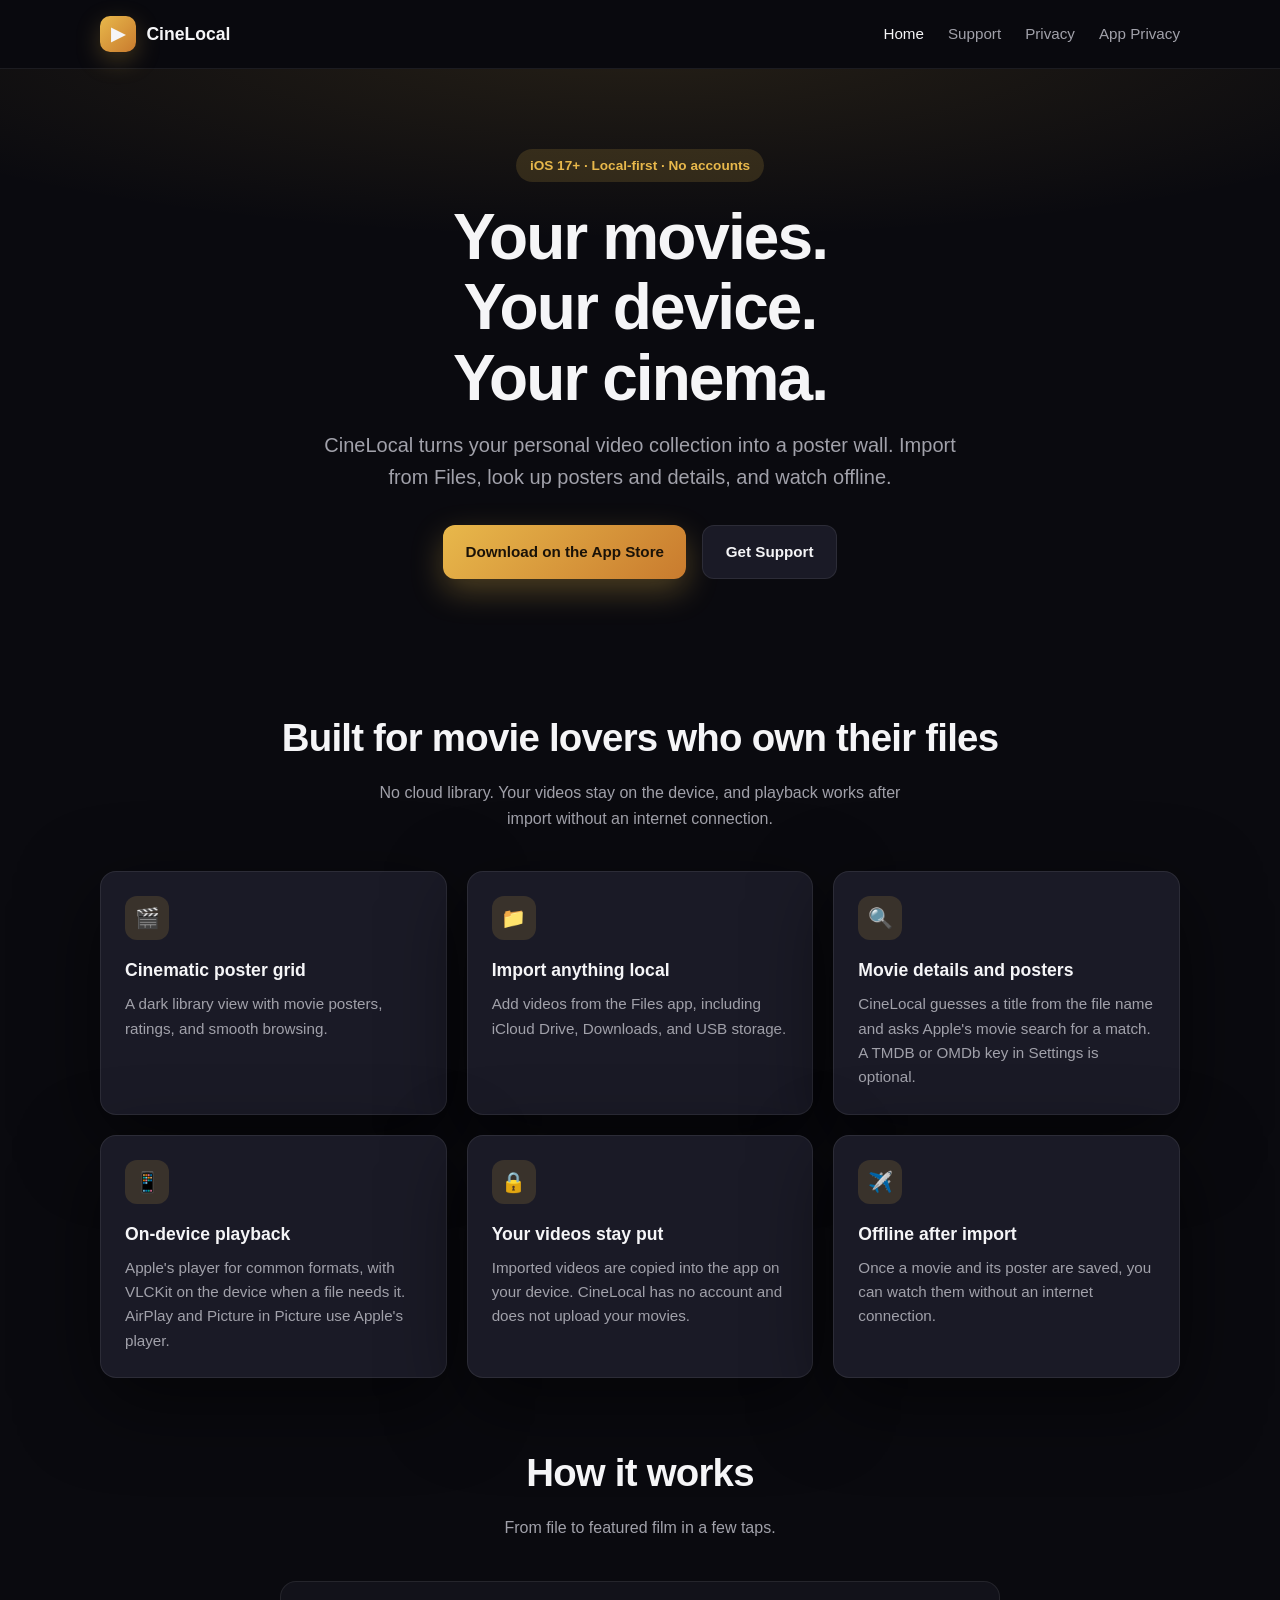
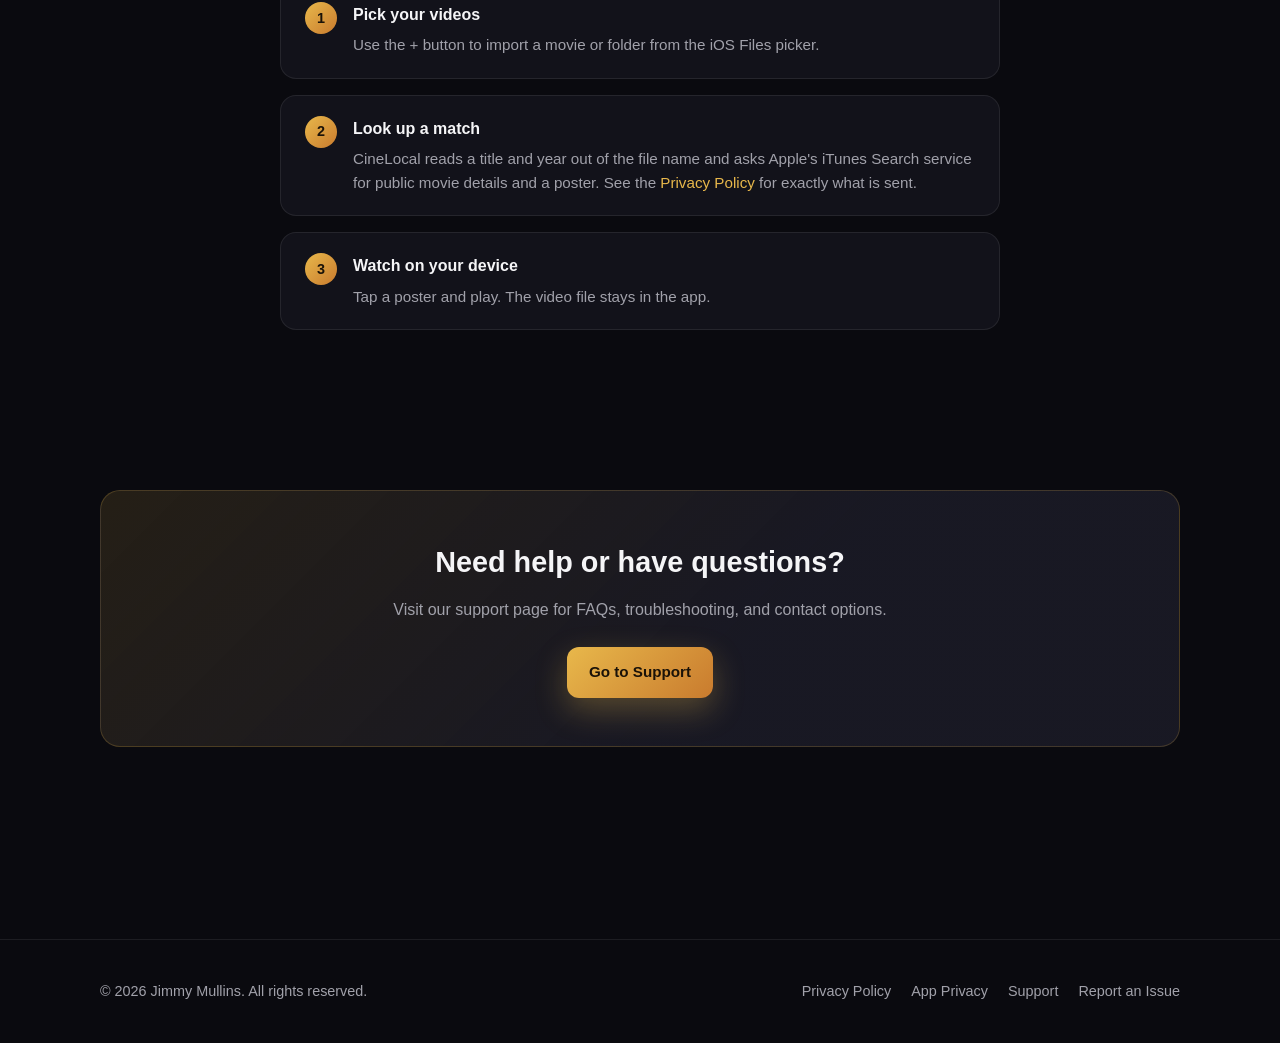
<file: index.html>
<!DOCTYPE html>
<html lang="en">
<head>
  <meta charset="UTF-8">
  <meta name="viewport" content="width=device-width, initial-scale=1.0">
  <meta name="description" content="CineLocal — your personal movie library on iPhone and iPad. Import local videos, look up posters and details, and watch offline.">
  <title>CineLocal — Your Personal Cinema</title>
  <link rel="stylesheet" href="styles.css">
</head>
<body>
  <header class="site-header">
    <div class="container">
      <a class="logo" href="index.html">
        <span class="logo-icon">▶</span>
        <span>CineLocal</span>
      </a>
      <nav class="nav">
        <a href="index.html" class="active">Home</a>
        <a href="support.html">Support</a>
        <a href="privacy.html">Privacy</a>
        <a href="app-privacy.html">App Privacy</a>
      </nav>
    </div>
  </header>

  <main>
    <section class="hero">
      <div class="container">
        <span class="hero-badge">iOS 17+ · Local-first · No accounts</span>
        <h1>Your movies.<br>Your device.<br>Your cinema.</h1>
        <p>
          CineLocal turns your personal video collection into a poster wall.
          Import from Files, look up posters and details, and watch offline.
        </p>
        <div class="hero-actions">
          <a class="btn btn-primary" href="https://apps.apple.com/us/app/cinelocal-movie-library/id6785275948" rel="noopener">Download on the App Store</a>
          <a class="btn btn-secondary" href="support.html">Get Support</a>
        </div>
      </div>
    </section>

    <section class="section">
      <div class="container">
        <div class="section-title">
          <h2>Built for movie lovers who own their files</h2>
          <p>No cloud library. Your videos stay on the device, and playback works after import without an internet connection.</p>
        </div>
        <div class="features">
          <article class="feature-card">
            <div class="feature-icon">🎬</div>
            <h3>Cinematic poster grid</h3>
            <p>A dark library view with movie posters, ratings, and smooth browsing.</p>
          </article>
          <article class="feature-card">
            <div class="feature-icon">📁</div>
            <h3>Import anything local</h3>
            <p>Add videos from the Files app, including iCloud Drive, Downloads, and USB storage.</p>
          </article>
          <article class="feature-card">
            <div class="feature-icon">🔍</div>
            <h3>Movie details and posters</h3>
            <p>CineLocal guesses a title from the file name and asks Apple's movie search for a match. A TMDB or OMDb key in Settings is optional.</p>
          </article>
          <article class="feature-card">
            <div class="feature-icon">📱</div>
            <h3>On-device playback</h3>
            <p>Apple's player for common formats, with VLCKit on the device when a file needs it. AirPlay and Picture in Picture use Apple's player.</p>
          </article>
          <article class="feature-card">
            <div class="feature-icon">🔒</div>
            <h3>Your videos stay put</h3>
            <p>Imported videos are copied into the app on your device. CineLocal has no account and does not upload your movies.</p>
          </article>
          <article class="feature-card">
            <div class="feature-icon">✈️</div>
            <h3>Offline after import</h3>
            <p>Once a movie and its poster are saved, you can watch them without an internet connection.</p>
          </article>
        </div>
      </div>
    </section>

    <section class="section" style="padding-top: 0;">
      <div class="container">
        <div class="section-title">
          <h2>How it works</h2>
          <p>From file to featured film in a few taps.</p>
        </div>
        <div class="steps">
          <div class="step">
            <span class="step-num">1</span>
            <div>
              <h3>Pick your videos</h3>
              <p>Use the + button to import a movie or folder from the iOS Files picker.</p>
            </div>
          </div>
          <div class="step">
            <span class="step-num">2</span>
            <div>
              <h3>Look up a match</h3>
              <p>CineLocal reads a title and year out of the file name and asks Apple's iTunes Search service for public movie details and a poster. See the <a href="privacy.html">Privacy Policy</a> for exactly what is sent.</p>
            </div>
          </div>
          <div class="step">
            <span class="step-num">3</span>
            <div>
              <h3>Watch on your device</h3>
              <p>Tap a poster and play. The video file stays in the app.</p>
            </div>
          </div>
        </div>
      </div>
    </section>

    <section class="section">
      <div class="container">
        <div class="cta-band">
          <h2>Need help or have questions?</h2>
          <p>Visit our support page for FAQs, troubleshooting, and contact options.</p>
          <a class="btn btn-primary" href="support.html">Go to Support</a>
        </div>
      </div>
    </section>
  </main>

  <footer class="site-footer">
    <div class="container">
      <span>© 2026 Jimmy Mullins. All rights reserved.</span>
      <div class="footer-links">
        <a href="privacy.html">Privacy Policy</a>
        <a href="app-privacy.html">App Privacy</a>
        <a href="support.html">Support</a>
        <a href="https://github.com/highscorejimmy/CineLocal-Support/issues" rel="noopener">Report an Issue</a>
      </div>
    </div>
  </footer>
</body>
</html>
</file>
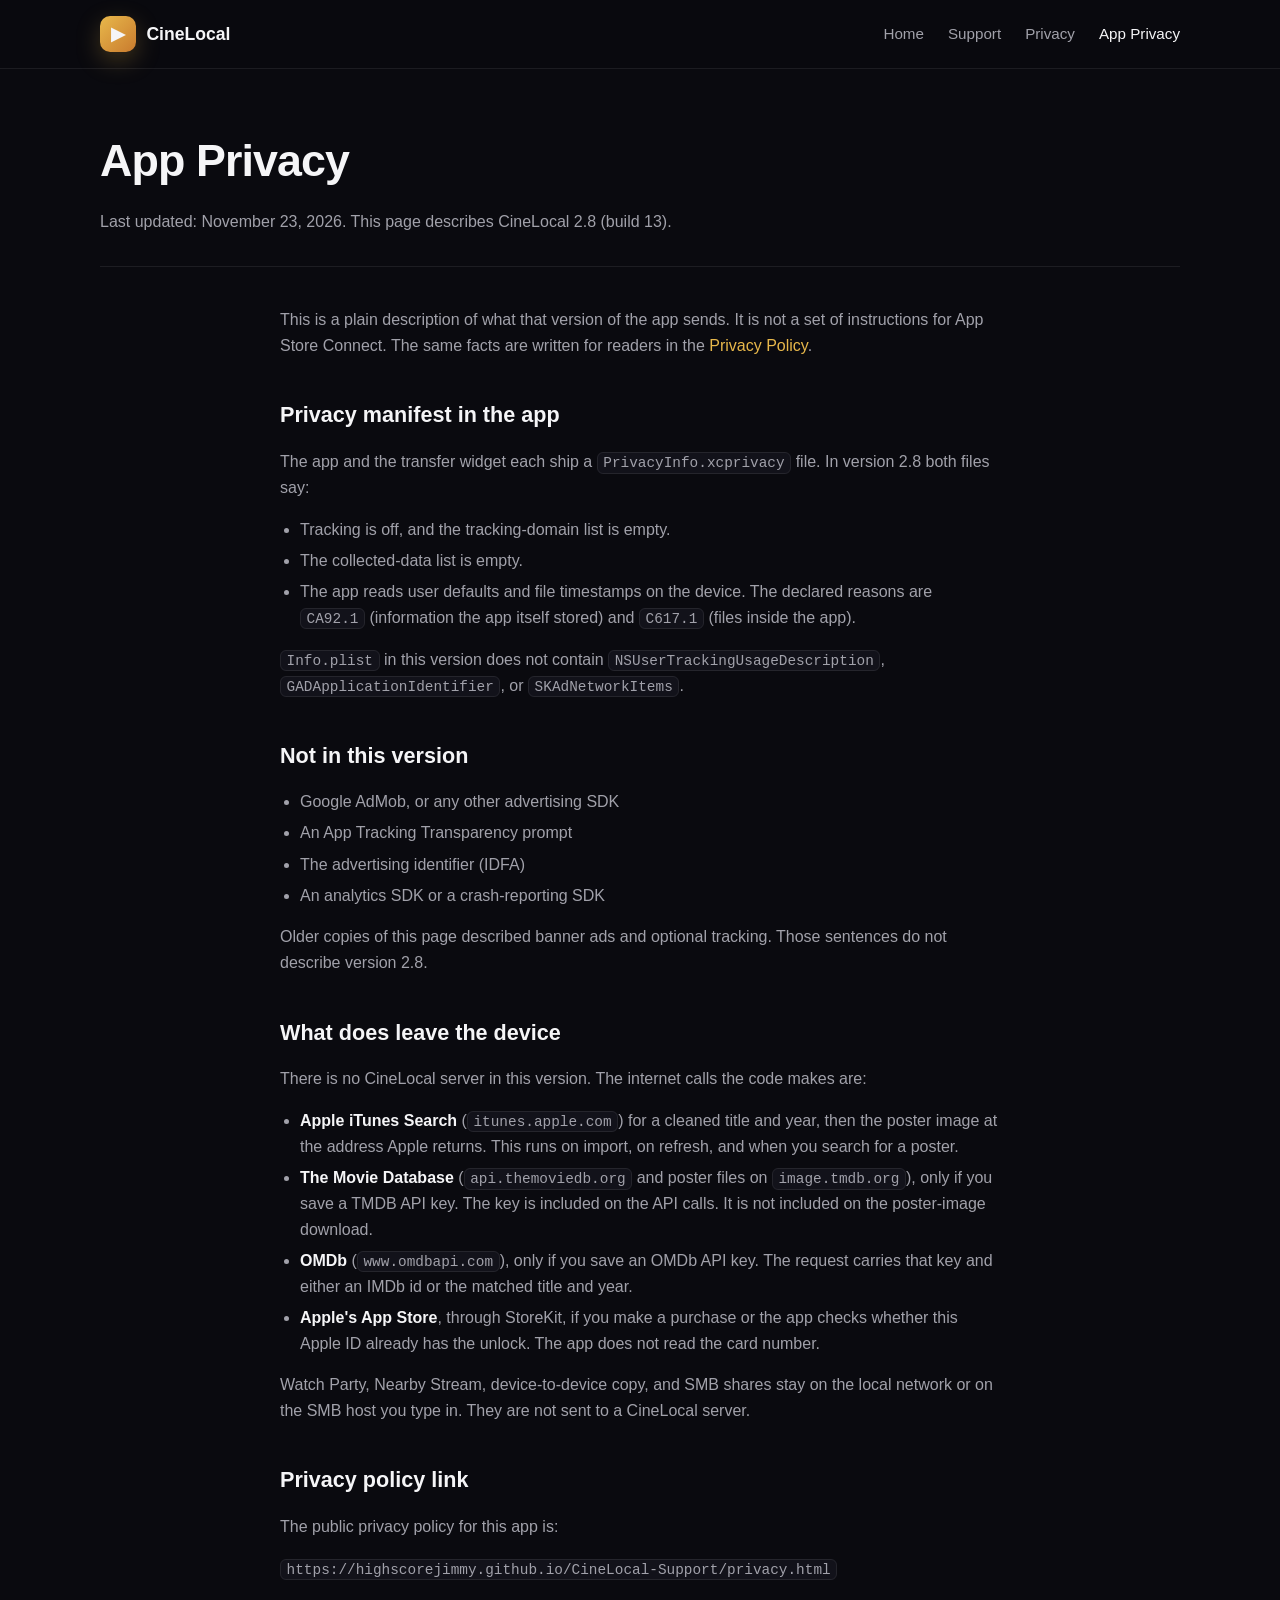
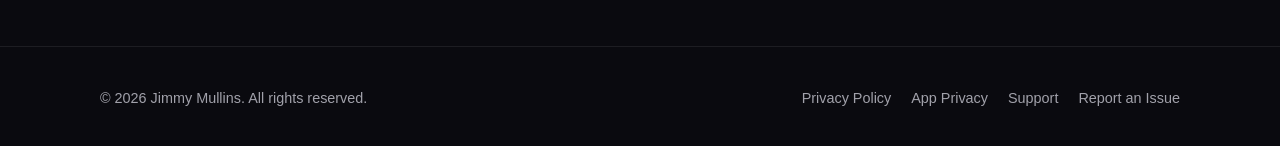
<file: app-privacy.html>
<!DOCTYPE html>
<html lang="en">
<head>
  <meta charset="UTF-8">
  <meta name="viewport" content="width=device-width, initial-scale=1.0">
  <meta name="description" content="What CineLocal 2.8 sends off the device, and what its privacy manifest says.">
  <title>App Privacy — CineLocal</title>
  <link rel="stylesheet" href="styles.css">
</head>
<body>
  <header class="site-header">
    <div class="container">
      <a class="logo" href="index.html">
        <span class="logo-icon">▶</span>
        <span>CineLocal</span>
      </a>
      <nav class="nav">
        <a href="index.html">Home</a>
        <a href="support.html">Support</a>
        <a href="privacy.html">Privacy</a>
        <a href="app-privacy.html" class="active">App Privacy</a>
      </nav>
    </div>
  </header>

  <main class="container">
    <header class="page-header">
      <h1>App Privacy</h1>
      <p>Last updated: November 23, 2026. This page describes CineLocal 2.8 (build 13).</p>
    </header>

    <article class="prose">
      <p>
        This is a plain description of what that version of the app sends. It is not a set of instructions for App Store Connect.
        The same facts are written for readers in the <a href="privacy.html">Privacy Policy</a>.
      </p>

      <h2>Privacy manifest in the app</h2>
      <p>
        The app and the transfer widget each ship a <code>PrivacyInfo.xcprivacy</code> file. In version 2.8 both files say:
      </p>
      <ul>
        <li>Tracking is off, and the tracking-domain list is empty.</li>
        <li>The collected-data list is empty.</li>
        <li>The app reads user defaults and file timestamps on the device. The declared reasons are <code>CA92.1</code> (information the app itself stored) and <code>C617.1</code> (files inside the app).</li>
      </ul>
      <p>
        <code>Info.plist</code> in this version does not contain <code>NSUserTrackingUsageDescription</code>, <code>GADApplicationIdentifier</code>, or <code>SKAdNetworkItems</code>.
      </p>

      <h2>Not in this version</h2>
      <ul>
        <li>Google AdMob, or any other advertising SDK</li>
        <li>An App Tracking Transparency prompt</li>
        <li>The advertising identifier (IDFA)</li>
        <li>An analytics SDK or a crash-reporting SDK</li>
      </ul>
      <p>
        Older copies of this page described banner ads and optional tracking. Those sentences do not describe version 2.8.
      </p>

      <h2>What does leave the device</h2>
      <p>There is no CineLocal server in this version. The internet calls the code makes are:</p>
      <ul>
        <li><strong>Apple iTunes Search</strong> (<code>itunes.apple.com</code>) for a cleaned title and year, then the poster image at the address Apple returns. This runs on import, on refresh, and when you search for a poster.</li>
        <li><strong>The Movie Database</strong> (<code>api.themoviedb.org</code> and poster files on <code>image.tmdb.org</code>), only if you save a TMDB API key. The key is included on the API calls. It is not included on the poster-image download.</li>
        <li><strong>OMDb</strong> (<code>www.omdbapi.com</code>), only if you save an OMDb API key. The request carries that key and either an IMDb id or the matched title and year.</li>
        <li><strong>Apple's App Store</strong>, through StoreKit, if you make a purchase or the app checks whether this Apple ID already has the unlock. The app does not read the card number.</li>
      </ul>
      <p>
        Watch Party, Nearby Stream, device-to-device copy, and SMB shares stay on the local network or on the SMB host you type in. They are not sent to a CineLocal server.
      </p>

      <h2>Privacy policy link</h2>
      <p>The public privacy policy for this app is:</p>
      <p><code>https://highscorejimmy.github.io/CineLocal-Support/privacy.html</code></p>
    </article>
  </main>

  <footer class="site-footer">
    <div class="container">
      <span>© 2026 Jimmy Mullins. All rights reserved.</span>
      <div class="footer-links">
        <a href="privacy.html">Privacy Policy</a>
        <a href="app-privacy.html">App Privacy</a>
        <a href="support.html">Support</a>
        <a href="https://github.com/highscorejimmy/CineLocal-Support/issues" rel="noopener">Report an Issue</a>
      </div>
    </div>
  </footer>
</body>
</html>
</file>
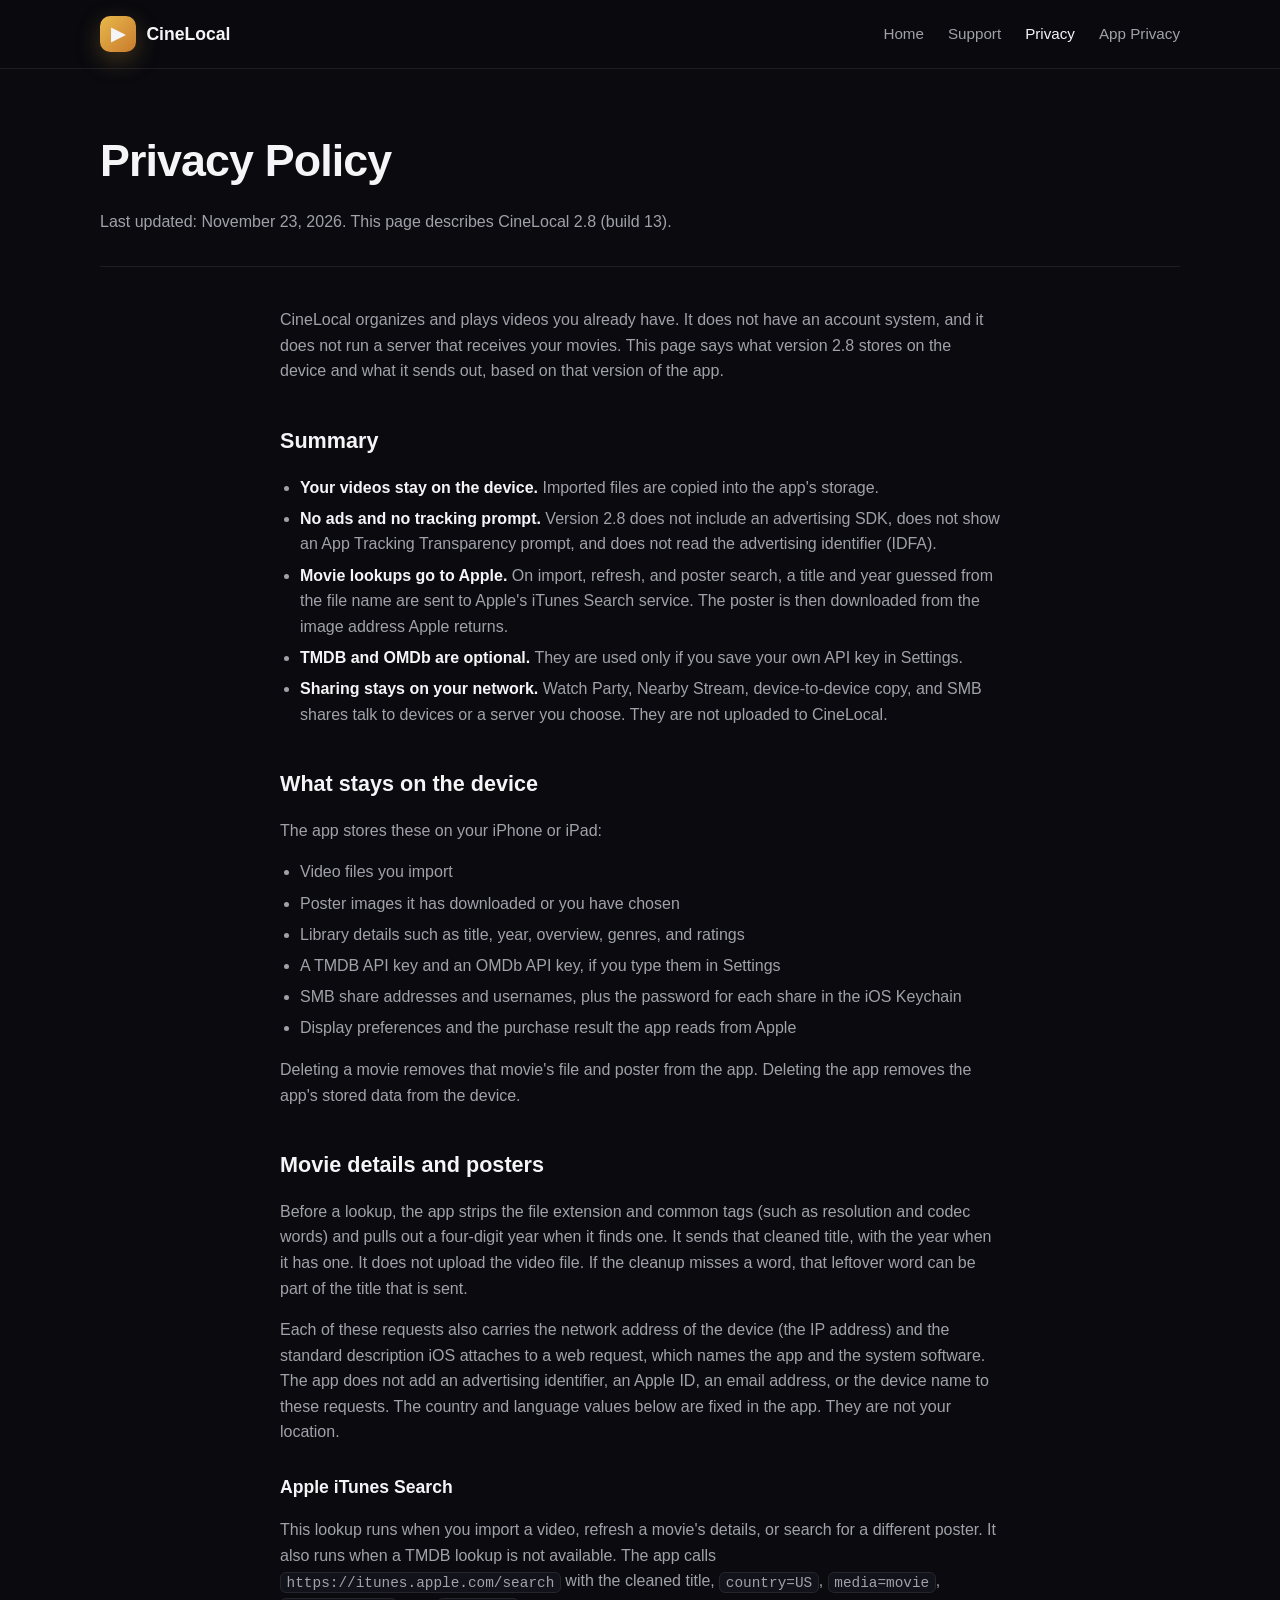
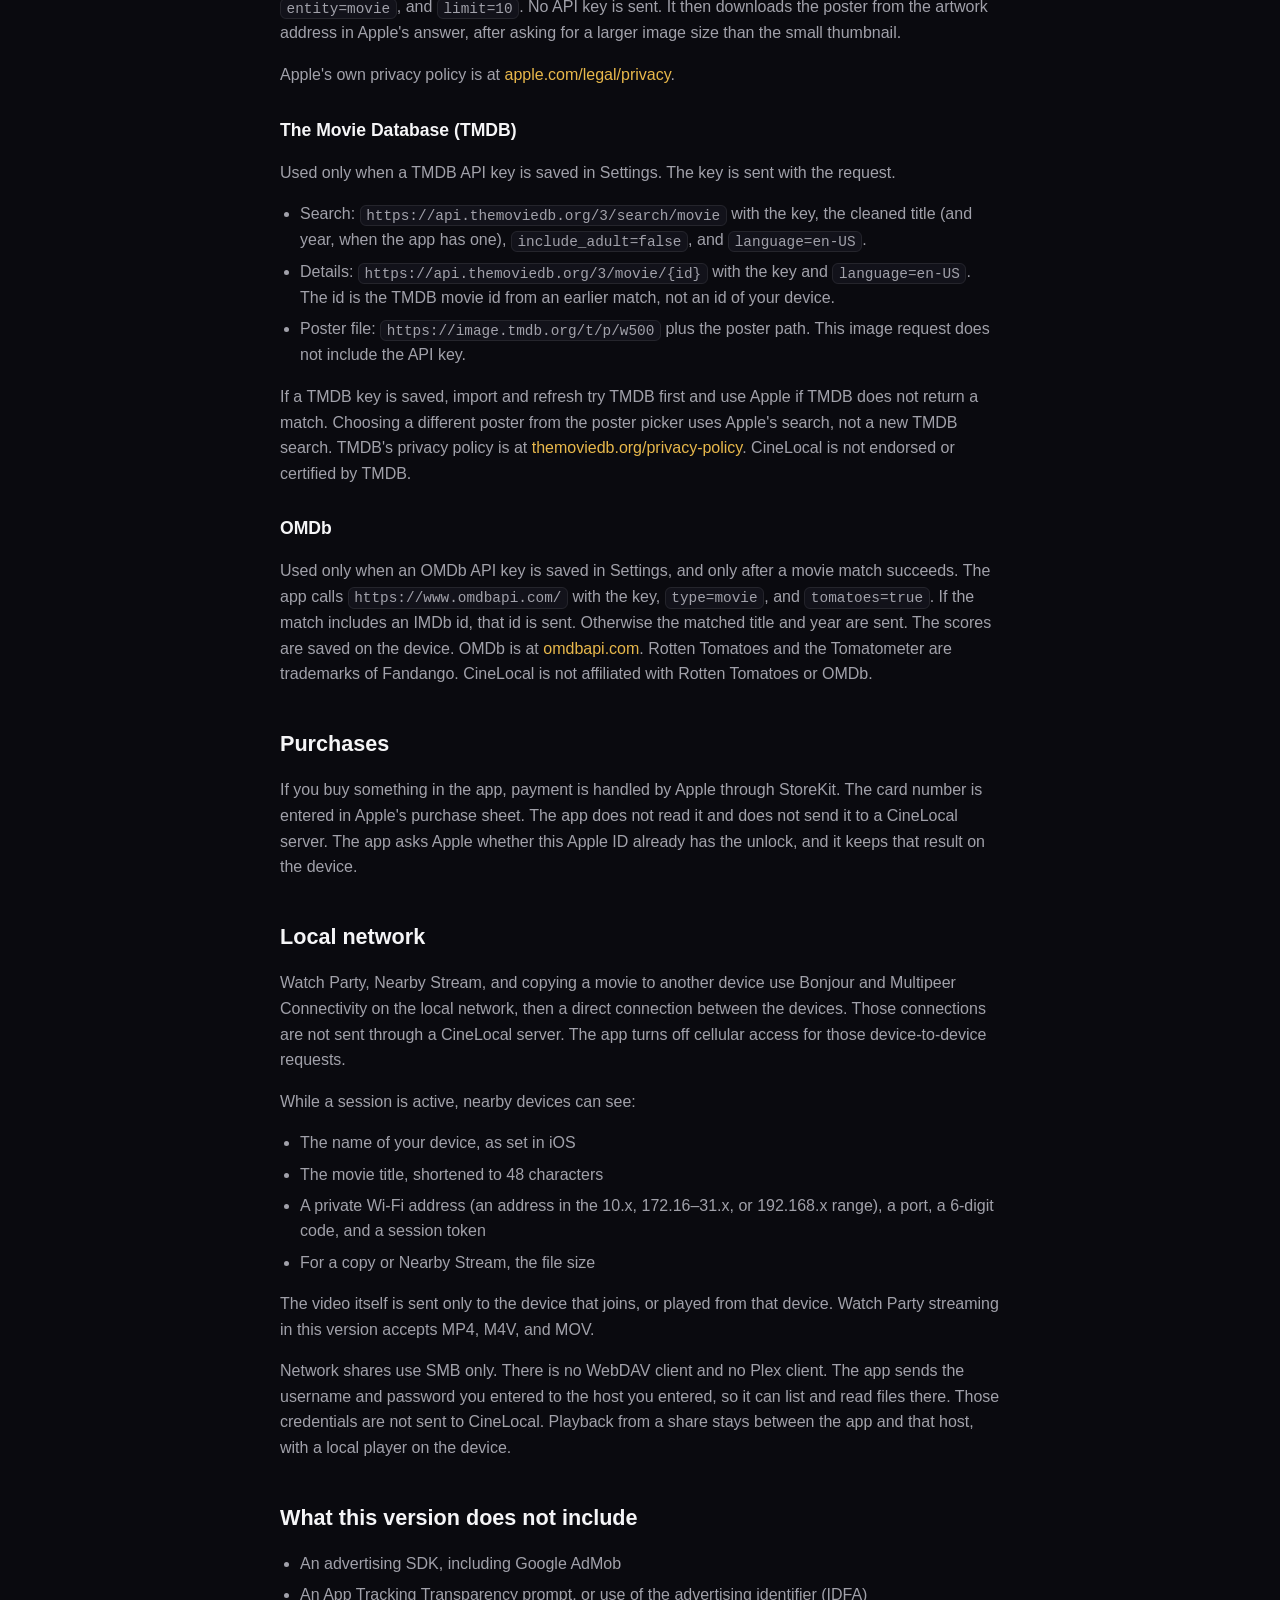
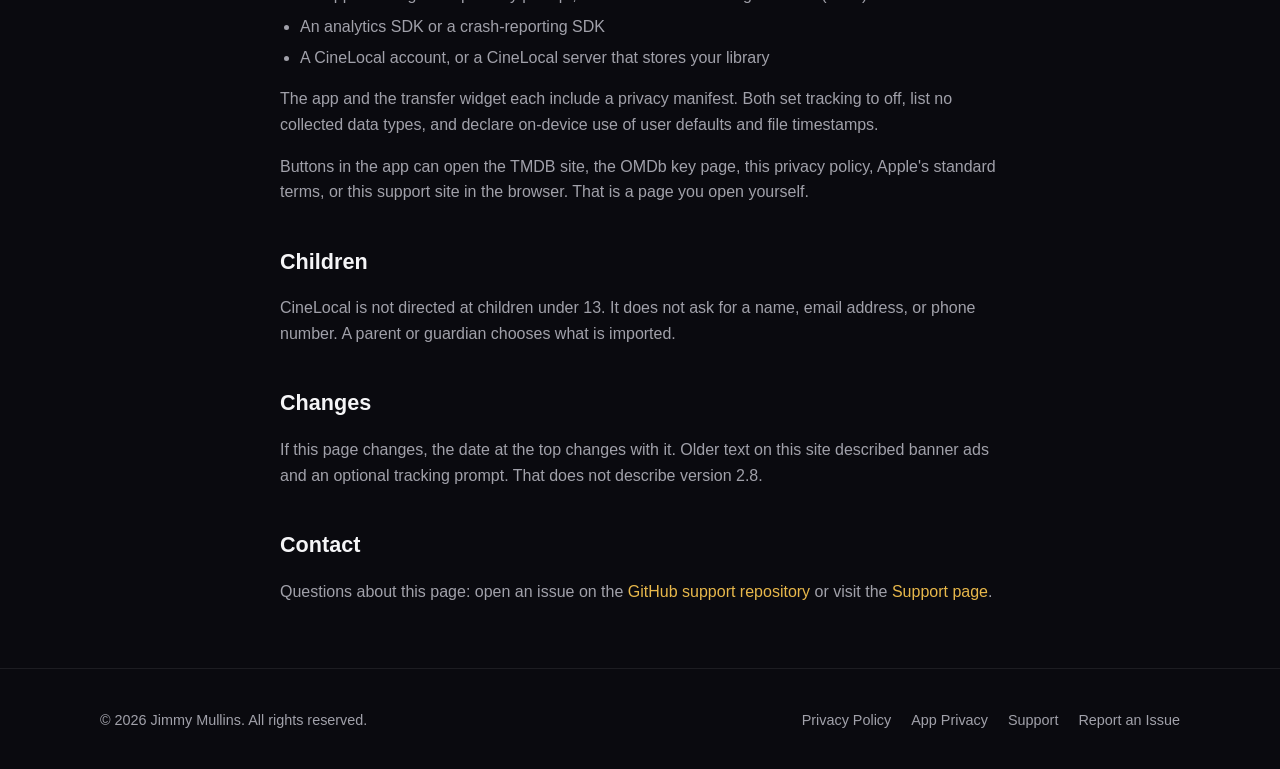
<file: privacy.html>
<!DOCTYPE html>
<html lang="en">
<head>
  <meta charset="UTF-8">
  <meta name="viewport" content="width=device-width, initial-scale=1.0">
  <meta name="description" content="CineLocal Privacy Policy for version 2.8 — what stays on your device and what movie lookups send.">
  <title>Privacy Policy — CineLocal</title>
  <link rel="stylesheet" href="styles.css">
</head>
<body>
  <header class="site-header">
    <div class="container">
      <a class="logo" href="index.html">
        <span class="logo-icon">▶</span>
        <span>CineLocal</span>
      </a>
      <nav class="nav">
        <a href="index.html">Home</a>
        <a href="support.html">Support</a>
        <a href="privacy.html" class="active">Privacy</a>
        <a href="app-privacy.html">App Privacy</a>
      </nav>
    </div>
  </header>

  <main class="container">
    <header class="page-header">
      <h1>Privacy Policy</h1>
      <p>Last updated: November 23, 2026. This page describes CineLocal 2.8 (build 13).</p>
    </header>

    <article class="prose">
      <p>
        CineLocal organizes and plays videos you already have. It does not have an account system,
        and it does not run a server that receives your movies. This page says what version 2.8 stores
        on the device and what it sends out, based on that version of the app.
      </p>

      <h2>Summary</h2>
      <ul>
        <li><strong>Your videos stay on the device.</strong> Imported files are copied into the app's storage.</li>
        <li><strong>No ads and no tracking prompt.</strong> Version 2.8 does not include an advertising SDK, does not show an App Tracking Transparency prompt, and does not read the advertising identifier (IDFA).</li>
        <li><strong>Movie lookups go to Apple.</strong> On import, refresh, and poster search, a title and year guessed from the file name are sent to Apple's iTunes Search service. The poster is then downloaded from the image address Apple returns.</li>
        <li><strong>TMDB and OMDb are optional.</strong> They are used only if you save your own API key in Settings.</li>
        <li><strong>Sharing stays on your network.</strong> Watch Party, Nearby Stream, device-to-device copy, and SMB shares talk to devices or a server you choose. They are not uploaded to CineLocal.</li>
      </ul>

      <h2>What stays on the device</h2>
      <p>The app stores these on your iPhone or iPad:</p>
      <ul>
        <li>Video files you import</li>
        <li>Poster images it has downloaded or you have chosen</li>
        <li>Library details such as title, year, overview, genres, and ratings</li>
        <li>A TMDB API key and an OMDb API key, if you type them in Settings</li>
        <li>SMB share addresses and usernames, plus the password for each share in the iOS Keychain</li>
        <li>Display preferences and the purchase result the app reads from Apple</li>
      </ul>
      <p>
        Deleting a movie removes that movie's file and poster from the app. Deleting the app removes the app's stored data from the device.
      </p>

      <h2>Movie details and posters</h2>
      <p>
        Before a lookup, the app strips the file extension and common tags (such as resolution and codec words) and pulls out a four-digit year when it finds one. It sends that cleaned title, with the year when it has one. It does not upload the video file. If the cleanup misses a word, that leftover word can be part of the title that is sent.
      </p>
      <p>
        Each of these requests also carries the network address of the device (the IP address) and the standard description iOS attaches to a web request, which names the app and the system software. The app does not add an advertising identifier, an Apple ID, an email address, or the device name to these requests. The country and language values below are fixed in the app. They are not your location.
      </p>

      <h3>Apple iTunes Search</h3>
      <p>
        This lookup runs when you import a video, refresh a movie's details, or search for a different poster. It also runs when a TMDB lookup is not available.
        The app calls <code>https://itunes.apple.com/search</code> with the cleaned title, <code>country=US</code>, <code>media=movie</code>, <code>entity=movie</code>, and <code>limit=10</code>. No API key is sent.
        It then downloads the poster from the artwork address in Apple's answer, after asking for a larger image size than the small thumbnail.
      </p>
      <p>
        Apple's own privacy policy is at <a href="https://www.apple.com/legal/privacy/" rel="noopener">apple.com/legal/privacy</a>.
      </p>

      <h3>The Movie Database (TMDB)</h3>
      <p>
        Used only when a TMDB API key is saved in Settings. The key is sent with the request.
      </p>
      <ul>
        <li>Search: <code>https://api.themoviedb.org/3/search/movie</code> with the key, the cleaned title (and year, when the app has one), <code>include_adult=false</code>, and <code>language=en-US</code>.</li>
        <li>Details: <code>https://api.themoviedb.org/3/movie/{id}</code> with the key and <code>language=en-US</code>. The id is the TMDB movie id from an earlier match, not an id of your device.</li>
        <li>Poster file: <code>https://image.tmdb.org/t/p/w500</code> plus the poster path. This image request does not include the API key.</li>
      </ul>
      <p>
        If a TMDB key is saved, import and refresh try TMDB first and use Apple if TMDB does not return a match. Choosing a different poster from the poster picker uses Apple's search, not a new TMDB search.
        TMDB's privacy policy is at <a href="https://www.themoviedb.org/privacy-policy" rel="noopener">themoviedb.org/privacy-policy</a>.
        CineLocal is not endorsed or certified by TMDB.
      </p>

      <h3>OMDb</h3>
      <p>
        Used only when an OMDb API key is saved in Settings, and only after a movie match succeeds. The app calls <code>https://www.omdbapi.com/</code> with the key, <code>type=movie</code>, and <code>tomatoes=true</code>.
        If the match includes an IMDb id, that id is sent. Otherwise the matched title and year are sent.
        The scores are saved on the device. OMDb is at <a href="https://www.omdbapi.com/" rel="noopener">omdbapi.com</a>.
        Rotten Tomatoes and the Tomatometer are trademarks of Fandango. CineLocal is not affiliated with Rotten Tomatoes or OMDb.
      </p>

      <h2>Purchases</h2>
      <p>
        If you buy something in the app, payment is handled by Apple through StoreKit. The card number is entered in Apple's purchase sheet. The app does not read it and does not send it to a CineLocal server.
        The app asks Apple whether this Apple ID already has the unlock, and it keeps that result on the device.
      </p>

      <h2>Local network</h2>
      <p>
        Watch Party, Nearby Stream, and copying a movie to another device use Bonjour and Multipeer Connectivity on the local network, then a direct connection between the devices. Those connections are not sent through a CineLocal server. The app turns off cellular access for those device-to-device requests.
      </p>
      <p>While a session is active, nearby devices can see:</p>
      <ul>
        <li>The name of your device, as set in iOS</li>
        <li>The movie title, shortened to 48 characters</li>
        <li>A private Wi-Fi address (an address in the 10.x, 172.16–31.x, or 192.168.x range), a port, a 6-digit code, and a session token</li>
        <li>For a copy or Nearby Stream, the file size</li>
      </ul>
      <p>
        The video itself is sent only to the device that joins, or played from that device. Watch Party streaming in this version accepts MP4, M4V, and MOV.
      </p>
      <p>
        Network shares use SMB only. There is no WebDAV client and no Plex client. The app sends the username and password you entered to the host you entered, so it can list and read files there. Those credentials are not sent to CineLocal. Playback from a share stays between the app and that host, with a local player on the device.
      </p>

      <h2>What this version does not include</h2>
      <ul>
        <li>An advertising SDK, including Google AdMob</li>
        <li>An App Tracking Transparency prompt, or use of the advertising identifier (IDFA)</li>
        <li>An analytics SDK or a crash-reporting SDK</li>
        <li>A CineLocal account, or a CineLocal server that stores your library</li>
      </ul>
      <p>
        The app and the transfer widget each include a privacy manifest. Both set tracking to off, list no collected data types, and declare on-device use of user defaults and file timestamps.
      </p>
      <p>
        Buttons in the app can open the TMDB site, the OMDb key page, this privacy policy, Apple's standard terms, or this support site in the browser. That is a page you open yourself.
      </p>

      <h2>Children</h2>
      <p>
        CineLocal is not directed at children under 13. It does not ask for a name, email address, or phone number. A parent or guardian chooses what is imported.
      </p>

      <h2>Changes</h2>
      <p>
        If this page changes, the date at the top changes with it. Older text on this site described banner ads and an optional tracking prompt. That does not describe version 2.8.
      </p>

      <h2>Contact</h2>
      <p>
        Questions about this page: open an issue on the
        <a href="https://github.com/highscorejimmy/CineLocal-Support/issues" rel="noopener">GitHub support repository</a>
        or visit the <a href="support.html">Support page</a>.
      </p>
    </article>
  </main>

  <footer class="site-footer">
    <div class="container">
      <span>© 2026 Jimmy Mullins. All rights reserved.</span>
      <div class="footer-links">
        <a href="privacy.html">Privacy Policy</a>
        <a href="app-privacy.html">App Privacy</a>
        <a href="support.html">Support</a>
        <a href="https://github.com/highscorejimmy/CineLocal-Support/issues" rel="noopener">Report an Issue</a>
      </div>
    </div>
  </footer>
</body>
</html>
</file>
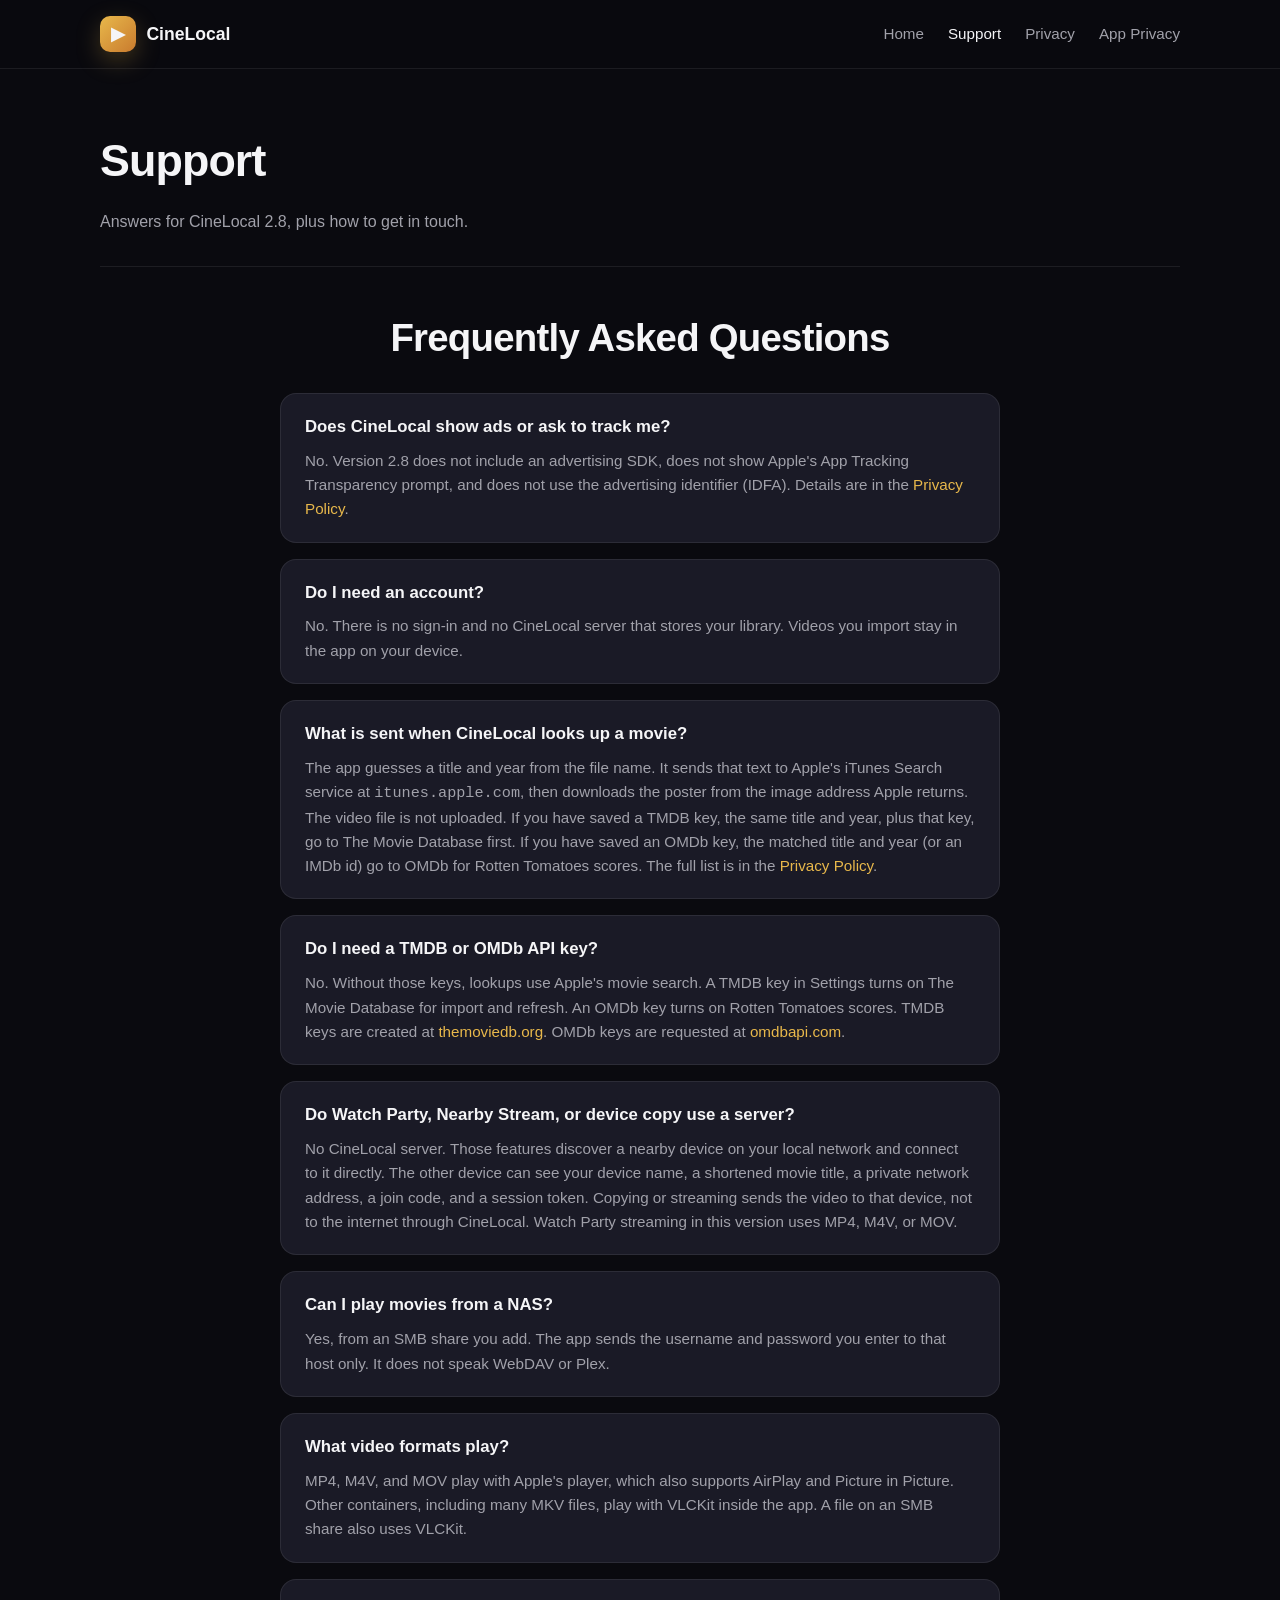
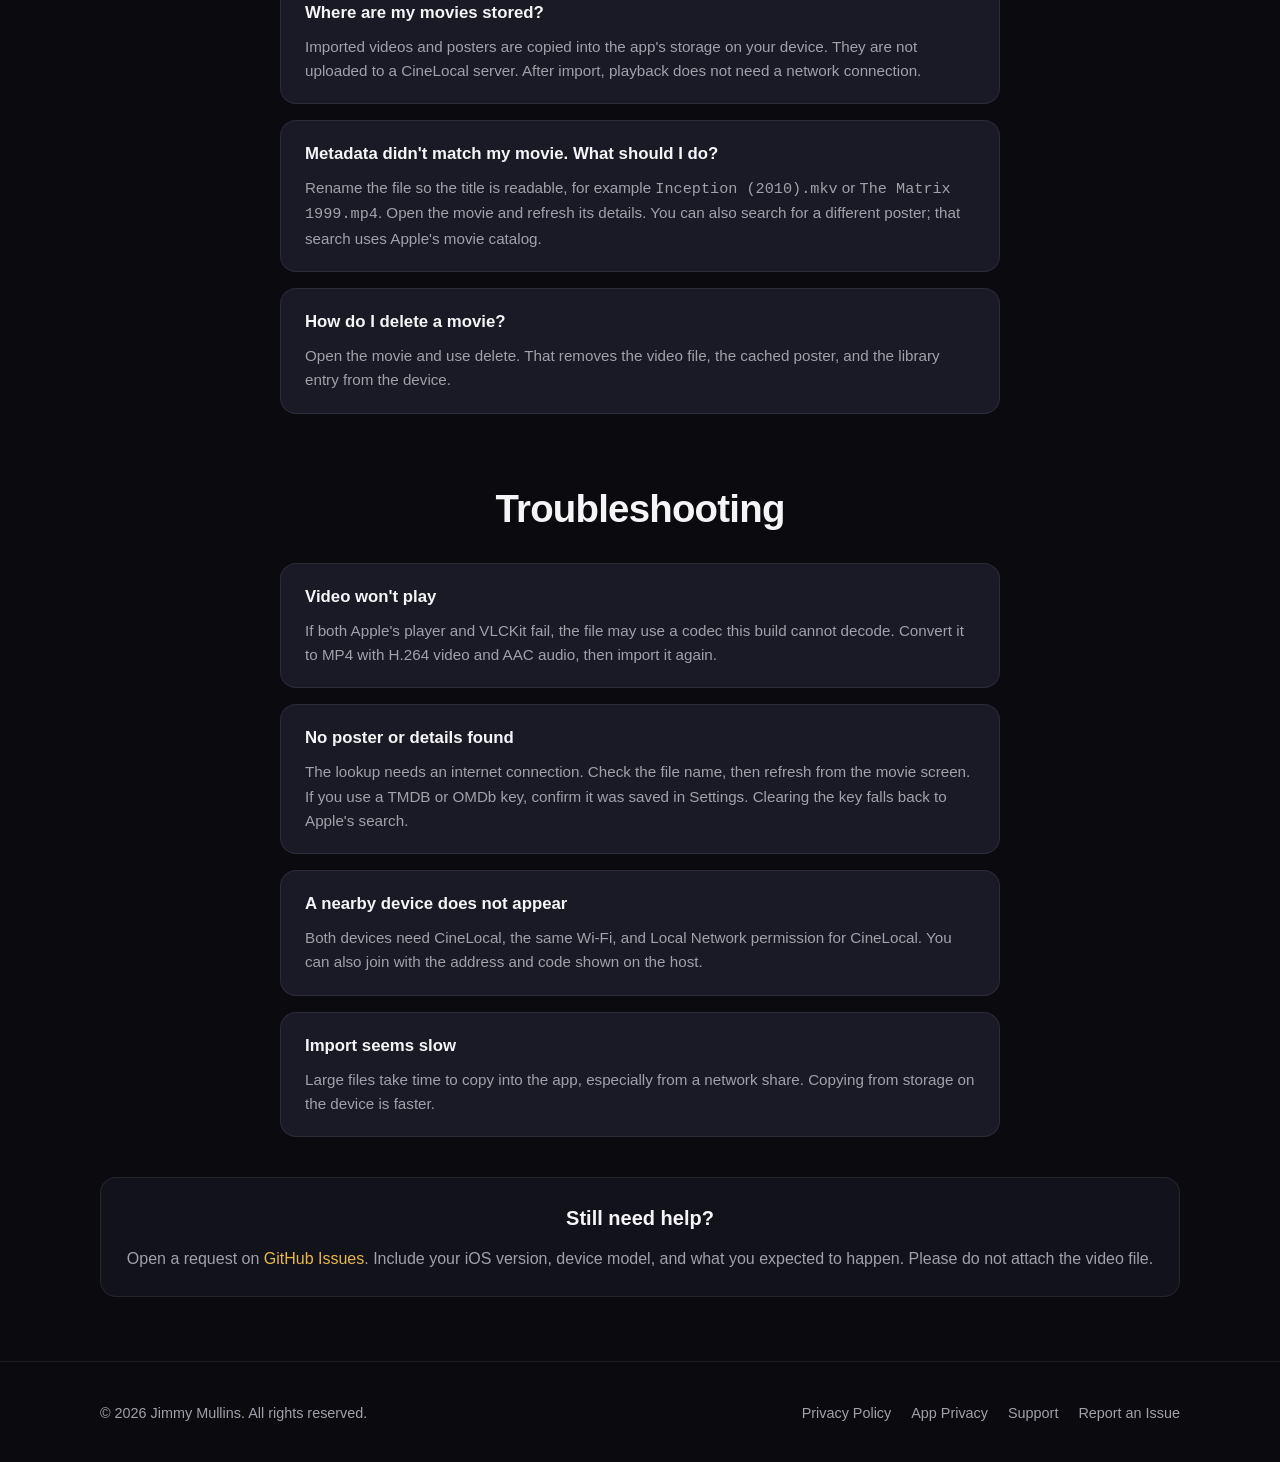
<file: support.html>
<!DOCTYPE html>
<html lang="en">
<head>
  <meta charset="UTF-8">
  <meta name="viewport" content="width=device-width, initial-scale=1.0">
  <meta name="description" content="CineLocal Support — FAQs and troubleshooting for the personal movie library app.">
  <title>Support — CineLocal</title>
  <link rel="stylesheet" href="styles.css">
</head>
<body>
  <header class="site-header">
    <div class="container">
      <a class="logo" href="index.html">
        <span class="logo-icon">▶</span>
        <span>CineLocal</span>
      </a>
      <nav class="nav">
        <a href="index.html">Home</a>
        <a href="support.html" class="active">Support</a>
        <a href="privacy.html">Privacy</a>
        <a href="app-privacy.html">App Privacy</a>
      </nav>
    </div>
  </header>

  <main class="container">
    <header class="page-header">
      <h1>Support</h1>
      <p>Answers for CineLocal 2.8, plus how to get in touch.</p>
    </header>

    <section>
      <div class="section-title" style="margin-bottom: 1.5rem;">
        <h2>Frequently Asked Questions</h2>
      </div>
      <div class="faq-list">
        <article class="faq-item">
          <h3>Does CineLocal show ads or ask to track me?</h3>
          <p>
            No. Version 2.8 does not include an advertising SDK, does not show Apple's App Tracking Transparency prompt, and does not use the advertising identifier (IDFA).
            Details are in the <a href="privacy.html">Privacy Policy</a>.
          </p>
        </article>
        <article class="faq-item">
          <h3>Do I need an account?</h3>
          <p>
            No. There is no sign-in and no CineLocal server that stores your library. Videos you import stay in the app on your device.
          </p>
        </article>
        <article class="faq-item">
          <h3>What is sent when CineLocal looks up a movie?</h3>
          <p>
            The app guesses a title and year from the file name. It sends that text to Apple's iTunes Search service at <code>itunes.apple.com</code>, then downloads the poster from the image address Apple returns.
            The video file is not uploaded. If you have saved a TMDB key, the same title and year, plus that key, go to The Movie Database first. If you have saved an OMDb key, the matched title and year (or an IMDb id) go to OMDb for Rotten Tomatoes scores.
            The full list is in the <a href="privacy.html">Privacy Policy</a>.
          </p>
        </article>
        <article class="faq-item">
          <h3>Do I need a TMDB or OMDb API key?</h3>
          <p>
            No. Without those keys, lookups use Apple's movie search. A TMDB key in Settings turns on The Movie Database for import and refresh. An OMDb key turns on Rotten Tomatoes scores.
            TMDB keys are created at <a href="https://www.themoviedb.org/settings/api" rel="noopener">themoviedb.org</a>.
            OMDb keys are requested at <a href="https://www.omdbapi.com/apikey.aspx" rel="noopener">omdbapi.com</a>.
          </p>
        </article>
        <article class="faq-item">
          <h3>Do Watch Party, Nearby Stream, or device copy use a server?</h3>
          <p>
            No CineLocal server. Those features discover a nearby device on your local network and connect to it directly. The other device can see your device name, a shortened movie title, a private network address, a join code, and a session token. Copying or streaming sends the video to that device, not to the internet through CineLocal.
            Watch Party streaming in this version uses MP4, M4V, or MOV.
          </p>
        </article>
        <article class="faq-item">
          <h3>Can I play movies from a NAS?</h3>
          <p>
            Yes, from an SMB share you add. The app sends the username and password you enter to that host only. It does not speak WebDAV or Plex.
          </p>
        </article>
        <article class="faq-item">
          <h3>What video formats play?</h3>
          <p>
            MP4, M4V, and MOV play with Apple's player, which also supports AirPlay and Picture in Picture.
            Other containers, including many MKV files, play with VLCKit inside the app. A file on an SMB share also uses VLCKit.
          </p>
        </article>
        <article class="faq-item">
          <h3>Where are my movies stored?</h3>
          <p>
            Imported videos and posters are copied into the app's storage on your device. They are not uploaded to a CineLocal server. After import, playback does not need a network connection.
          </p>
        </article>
        <article class="faq-item">
          <h3>Metadata didn't match my movie. What should I do?</h3>
          <p>
            Rename the file so the title is readable, for example <code>Inception (2010).mkv</code> or <code>The Matrix 1999.mp4</code>.
            Open the movie and refresh its details. You can also search for a different poster; that search uses Apple's movie catalog.
          </p>
        </article>
        <article class="faq-item">
          <h3>How do I delete a movie?</h3>
          <p>
            Open the movie and use delete. That removes the video file, the cached poster, and the library entry from the device.
          </p>
        </article>
      </div>
    </section>

    <section class="section" style="padding-bottom: 0;">
      <div class="section-title" style="margin-bottom: 1.5rem;">
        <h2>Troubleshooting</h2>
      </div>
      <div class="faq-list">
        <article class="faq-item">
          <h3>Video won't play</h3>
          <p>
            If both Apple's player and VLCKit fail, the file may use a codec this build cannot decode. Convert it to MP4 with H.264 video and AAC audio, then import it again.
          </p>
        </article>
        <article class="faq-item">
          <h3>No poster or details found</h3>
          <p>
            The lookup needs an internet connection. Check the file name, then refresh from the movie screen.
            If you use a TMDB or OMDb key, confirm it was saved in Settings. Clearing the key falls back to Apple's search.
          </p>
        </article>
        <article class="faq-item">
          <h3>A nearby device does not appear</h3>
          <p>
            Both devices need CineLocal, the same Wi-Fi, and Local Network permission for CineLocal. You can also join with the address and code shown on the host.
          </p>
        </article>
        <article class="faq-item">
          <h3>Import seems slow</h3>
          <p>
            Large files take time to copy into the app, especially from a network share. Copying from storage on the device is faster.
          </p>
        </article>
      </div>
    </section>

    <div class="contact-card">
      <h2 style="margin: 0 0 0.75rem; font-size: 1.25rem;">Still need help?</h2>
      <p>
        Open a request on
        <a href="https://github.com/highscorejimmy/CineLocal-Support/issues" rel="noopener">GitHub Issues</a>.
        Include your iOS version, device model, and what you expected to happen.
        Please do not attach the video file.
      </p>
    </div>
  </main>

  <footer class="site-footer">
    <div class="container">
      <span>© 2026 Jimmy Mullins. All rights reserved.</span>
      <div class="footer-links">
        <a href="privacy.html">Privacy Policy</a>
        <a href="app-privacy.html">App Privacy</a>
        <a href="support.html">Support</a>
        <a href="https://github.com/highscorejimmy/CineLocal-Support/issues" rel="noopener">Report an Issue</a>
      </div>
    </div>
  </footer>
</body>
</html>
</file>
<file: styles.css>
:root {
  --bg: #0a0a0f;
  --bg-elevated: #12121a;
  --bg-card: #1a1a26;
  --text: #f5f5f7;
  --text-muted: #a1a1aa;
  --accent: #e8b84b;
  --accent-soft: rgba(232, 184, 75, 0.15);
  --border: rgba(255, 255, 255, 0.08);
  --gradient: linear-gradient(135deg, #e8b84b 0%, #c97b2e 100%);
  --shadow: 0 24px 80px rgba(0, 0, 0, 0.55);
  --radius: 16px;
  --max-width: 1080px;
  --font: -apple-system, BlinkMacSystemFont, "Segoe UI", Roboto, Helvetica, Arial, sans-serif;
}

*,
*::before,
*::after {
  box-sizing: border-box;
}

html {
  scroll-behavior: smooth;
}

body {
  margin: 0;
  font-family: var(--font);
  background: var(--bg);
  color: var(--text);
  line-height: 1.6;
  -webkit-font-smoothing: antialiased;
}

a {
  color: var(--accent);
  text-decoration: none;
}

a:hover {
  text-decoration: underline;
}

img {
  max-width: 100%;
  display: block;
}

.container {
  width: min(100% - 2rem, var(--max-width));
  margin-inline: auto;
}

.site-header {
  position: sticky;
  top: 0;
  z-index: 100;
  backdrop-filter: blur(16px);
  background: rgba(10, 10, 15, 0.85);
  border-bottom: 1px solid var(--border);
}

.site-header .container {
  display: flex;
  align-items: center;
  justify-content: space-between;
  padding: 1rem 0;
  gap: 1rem;
}

.logo {
  display: flex;
  align-items: center;
  gap: 0.65rem;
  font-weight: 700;
  font-size: 1.1rem;
  color: var(--text);
  text-decoration: none;
}

.logo:hover {
  text-decoration: none;
}

.logo-icon {
  width: 36px;
  height: 36px;
  border-radius: 10px;
  background: var(--gradient);
  display: grid;
  place-items: center;
  font-size: 1.1rem;
  box-shadow: 0 8px 24px rgba(232, 184, 75, 0.25);
}

.nav {
  display: flex;
  align-items: center;
  gap: 1.5rem;
  flex-wrap: wrap;
}

.nav a {
  color: var(--text-muted);
  font-size: 0.95rem;
  text-decoration: none;
}

.nav a:hover,
.nav a.active {
  color: var(--text);
}

.hero {
  padding: 5rem 0 4rem;
  text-align: center;
  position: relative;
  overflow: hidden;
}

.hero::before {
  content: "";
  position: absolute;
  inset: -40% -20% auto;
  height: 70%;
  background: radial-gradient(ellipse at center, rgba(232, 184, 75, 0.12) 0%, transparent 70%);
  pointer-events: none;
}

.hero-badge {
  display: inline-block;
  padding: 0.35rem 0.85rem;
  border-radius: 999px;
  background: var(--accent-soft);
  color: var(--accent);
  font-size: 0.85rem;
  font-weight: 600;
  margin-bottom: 1.25rem;
}

.hero h1 {
  font-size: clamp(2.4rem, 6vw, 4rem);
  line-height: 1.1;
  margin: 0 0 1rem;
  letter-spacing: -0.03em;
}

.hero p {
  font-size: clamp(1.05rem, 2.5vw, 1.25rem);
  color: var(--text-muted);
  max-width: 640px;
  margin: 0 auto 2rem;
}

.hero-actions {
  display: flex;
  gap: 1rem;
  justify-content: center;
  flex-wrap: wrap;
}

.btn {
  display: inline-flex;
  align-items: center;
  gap: 0.5rem;
  padding: 0.85rem 1.4rem;
  border-radius: 12px;
  font-weight: 600;
  font-size: 0.95rem;
  text-decoration: none;
  transition: transform 0.15s ease, box-shadow 0.15s ease;
}

.btn:hover {
  text-decoration: none;
  transform: translateY(-1px);
}

.btn-primary {
  background: var(--gradient);
  color: #1a1208;
  box-shadow: 0 12px 32px rgba(232, 184, 75, 0.3);
}

.btn-secondary {
  background: var(--bg-card);
  color: var(--text);
  border: 1px solid var(--border);
}

.section {
  padding: 4rem 0;
}

.section-title {
  text-align: center;
  margin-bottom: 2.5rem;
}

.section-title h2 {
  font-size: clamp(1.8rem, 4vw, 2.4rem);
  margin: 0 0 0.75rem;
  letter-spacing: -0.02em;
}

.section-title p {
  color: var(--text-muted);
  margin: 0;
  max-width: 560px;
  margin-inline: auto;
}

.features {
  display: grid;
  grid-template-columns: repeat(auto-fit, minmax(260px, 1fr));
  gap: 1.25rem;
}

.feature-card {
  background: var(--bg-card);
  border: 1px solid var(--border);
  border-radius: var(--radius);
  padding: 1.5rem;
  box-shadow: var(--shadow);
}

.feature-icon {
  width: 44px;
  height: 44px;
  border-radius: 12px;
  background: var(--accent-soft);
  display: grid;
  place-items: center;
  font-size: 1.25rem;
  margin-bottom: 1rem;
}

.feature-card h3 {
  margin: 0 0 0.5rem;
  font-size: 1.1rem;
}

.feature-card p {
  margin: 0;
  color: var(--text-muted);
  font-size: 0.95rem;
}

.steps {
  display: grid;
  gap: 1rem;
  max-width: 720px;
  margin-inline: auto;
}

.step {
  display: flex;
  gap: 1rem;
  align-items: flex-start;
  background: var(--bg-elevated);
  border: 1px solid var(--border);
  border-radius: var(--radius);
  padding: 1.25rem 1.5rem;
}

.step-num {
  flex-shrink: 0;
  width: 32px;
  height: 32px;
  border-radius: 50%;
  background: var(--gradient);
  color: #1a1208;
  font-weight: 700;
  display: grid;
  place-items: center;
  font-size: 0.9rem;
}

.step h3 {
  margin: 0 0 0.35rem;
  font-size: 1rem;
}

.step p {
  margin: 0;
  color: var(--text-muted);
  font-size: 0.95rem;
}

.cta-band {
  margin: 2rem 0 4rem;
  padding: 3rem 2rem;
  border-radius: calc(var(--radius) + 4px);
  background: linear-gradient(135deg, rgba(232, 184, 75, 0.12) 0%, rgba(26, 26, 38, 0.9) 60%);
  border: 1px solid rgba(232, 184, 75, 0.2);
  text-align: center;
}

.cta-band h2 {
  margin: 0 0 0.75rem;
  font-size: 1.8rem;
}

.cta-band p {
  margin: 0 0 1.5rem;
  color: var(--text-muted);
}

.page-header {
  padding: 3.5rem 0 2rem;
  border-bottom: 1px solid var(--border);
  margin-bottom: 2.5rem;
}

.page-header h1 {
  margin: 0 0 0.75rem;
  font-size: clamp(2rem, 4vw, 2.8rem);
  letter-spacing: -0.02em;
}

.page-header p {
  margin: 0;
  color: var(--text-muted);
  max-width: 640px;
}

.prose {
  max-width: 720px;
  margin-inline: auto;
}

.prose h2 {
  margin: 2.5rem 0 0.75rem;
  font-size: 1.35rem;
}

.prose h3 {
  margin: 1.75rem 0 0.5rem;
  font-size: 1.1rem;
}

.prose p,
.prose li {
  color: var(--text-muted);
}

.prose ul,
.prose ol {
  padding-left: 1.25rem;
}

.prose li + li {
  margin-top: 0.35rem;
}

.prose strong {
  color: var(--text);
}

.prose code {
  font-family: ui-monospace, SFMono-Regular, Menlo, Monaco, Consolas, monospace;
  font-size: 0.9em;
  background: var(--bg-elevated);
  border: 1px solid var(--border);
  border-radius: 6px;
  padding: 0.1rem 0.35rem;
}

.prose blockquote {
  margin: 1rem 0;
  padding: 1rem 1.25rem;
  border-left: 3px solid var(--accent);
  background: var(--accent-soft);
  border-radius: 0 var(--radius) var(--radius) 0;
  color: var(--text-muted);
}

.callout {
  margin: 1.5rem 0 2rem;
  padding: 1.25rem 1.5rem;
  border-radius: var(--radius);
  background: var(--bg-card);
  border: 1px solid var(--border);
}

.callout h2 {
  margin-top: 0;
  font-size: 1.1rem;
}

.privacy-table {
  width: 100%;
  border-collapse: collapse;
  margin: 1rem 0 1.5rem;
  font-size: 0.92rem;
}

.privacy-table th,
.privacy-table td {
  border: 1px solid var(--border);
  padding: 0.65rem 0.75rem;
  text-align: left;
  vertical-align: top;
}

.privacy-table th {
  background: var(--bg-elevated);
  color: var(--text);
}

.privacy-table td {
  color: var(--text-muted);
}

.faq-list {
  display: grid;
  gap: 1rem;
  max-width: 720px;
  margin-inline: auto;
}

.faq-item {
  background: var(--bg-card);
  border: 1px solid var(--border);
  border-radius: var(--radius);
  padding: 1.25rem 1.5rem;
}

.faq-item h3 {
  margin: 0 0 0.5rem;
  font-size: 1.05rem;
}

.faq-item p {
  margin: 0;
  color: var(--text-muted);
  font-size: 0.95rem;
}

.contact-card {
  margin-top: 2.5rem;
  padding: 1.5rem;
  border-radius: var(--radius);
  background: var(--bg-elevated);
  border: 1px solid var(--border);
  text-align: center;
}

.contact-card p {
  margin: 0;
  color: var(--text-muted);
}

.site-footer {
  margin-top: 4rem;
  padding: 2.5rem 0;
  border-top: 1px solid var(--border);
  color: var(--text-muted);
  font-size: 0.9rem;
}

.site-footer .container {
  display: flex;
  flex-wrap: wrap;
  gap: 1rem;
  justify-content: space-between;
  align-items: center;
}

.footer-links {
  display: flex;
  gap: 1.25rem;
  flex-wrap: wrap;
}

.footer-links a {
  color: var(--text-muted);
}

.footer-links a:hover {
  color: var(--text);
}

@media (max-width: 640px) {
  .site-header .container {
    flex-direction: column;
    align-items: flex-start;
  }

  .nav {
    gap: 1rem;
  }

  .hero {
    padding-top: 3rem;
  }
}
</file>
